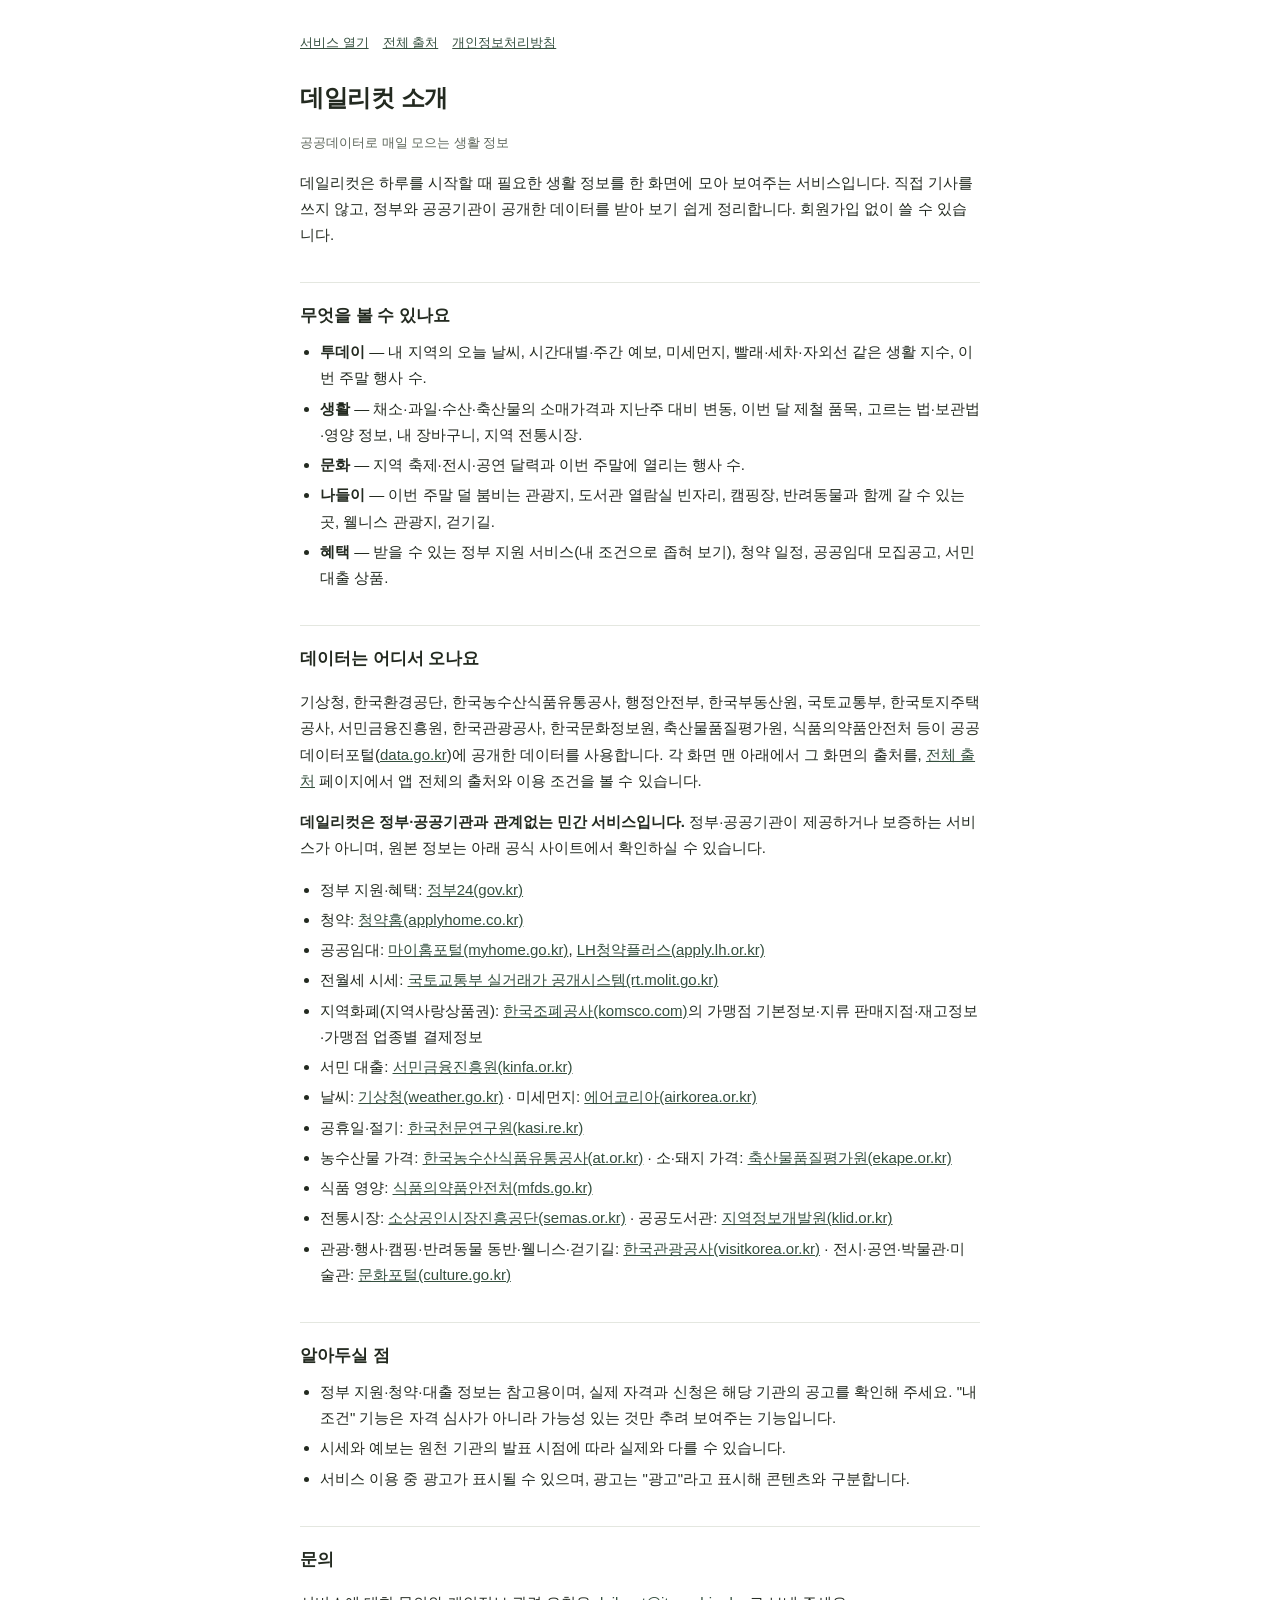
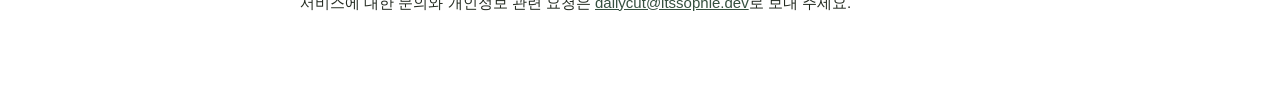
<file: app/web/about.html>
<!doctype html>
<html lang="ko">
<head>
<meta charset="utf-8">
<meta name="viewport" content="width=device-width,initial-scale=1">
<title>데일리컷 소개</title>
<meta name="description" content="데일리컷은 날씨·장보기 시세·지역 행사·정부 혜택을 공공데이터로 매일 모아 보여주는 생활 정보 서비스입니다.">
<link rel="stylesheet" href="legal.css">
</head>
<body>
<main>
<nav><a href="./">서비스 열기</a><a href="sources.html">전체 출처</a><a href="privacy.html">개인정보처리방침</a></nav>
<h1>데일리컷 소개</h1>
<p class="meta">공공데이터로 매일 모으는 생활 정보</p>

<p>데일리컷은 하루를 시작할 때 필요한 생활 정보를 한 화면에 모아 보여주는 서비스입니다. 직접 기사를 쓰지 않고, 정부와 공공기관이 공개한 데이터를 받아 보기 쉽게 정리합니다. 회원가입 없이 쓸 수 있습니다.</p>

<h2>무엇을 볼 수 있나요</h2>
<ul>
<li><b>투데이</b> — 내 지역의 오늘 날씨, 시간대별·주간 예보, 미세먼지, 빨래·세차·자외선 같은 생활 지수, 이번 주말 행사 수.</li>
<li><b>생활</b> — 채소·과일·수산·축산물의 소매가격과 지난주 대비 변동, 이번 달 제철 품목, 고르는 법·보관법·영양 정보, 내 장바구니, 지역 전통시장.</li>
<li><b>문화</b> — 지역 축제·전시·공연 달력과 이번 주말에 열리는 행사 수.</li>
<li><b>나들이</b> — 이번 주말 덜 붐비는 관광지, 도서관 열람실 빈자리, 캠핑장, 반려동물과 함께 갈 수 있는 곳, 웰니스 관광지, 걷기길.</li>
<li><b>혜택</b> — 받을 수 있는 정부 지원 서비스(내 조건으로 좁혀 보기), 청약 일정, 공공임대 모집공고, 서민 대출 상품.</li>
</ul>

<h2>데이터는 어디서 오나요</h2>
<p>기상청, 한국환경공단, 한국농수산식품유통공사, 행정안전부, 한국부동산원, 국토교통부, 한국토지주택공사, 서민금융진흥원, 한국관광공사, 한국문화정보원, 축산물품질평가원, 식품의약품안전처 등이 공공데이터포털(<a href="https://www.data.go.kr" rel="noopener">data.go.kr</a>)에 공개한 데이터를 사용합니다. 각 화면 맨 아래에서 그 화면의 출처를, <a href="sources.html">전체 출처</a> 페이지에서 앱 전체의 출처와 이용 조건을 볼 수 있습니다.</p>
<p><b>데일리컷은 정부·공공기관과 관계없는 민간 서비스입니다.</b> 정부·공공기관이 제공하거나 보증하는 서비스가 아니며, 원본 정보는 아래 공식 사이트에서 확인하실 수 있습니다.</p>
<ul>
<li>정부 지원·혜택: <a href="https://www.gov.kr" rel="noopener">정부24(gov.kr)</a></li>
<li>청약: <a href="https://www.applyhome.co.kr" rel="noopener">청약홈(applyhome.co.kr)</a></li>
<li>공공임대: <a href="https://www.myhome.go.kr" rel="noopener">마이홈포털(myhome.go.kr)</a>, <a href="https://apply.lh.or.kr" rel="noopener">LH청약플러스(apply.lh.or.kr)</a></li>
<li>전월세 시세: <a href="https://rt.molit.go.kr" rel="noopener">국토교통부 실거래가 공개시스템(rt.molit.go.kr)</a></li>
<li>지역화폐(지역사랑상품권): <a href="https://www.komsco.com" rel="noopener">한국조폐공사(komsco.com)</a>의 가맹점 기본정보·지류 판매지점·재고정보·가맹점 업종별 결제정보</li>
<li>서민 대출: <a href="https://www.kinfa.or.kr" rel="noopener">서민금융진흥원(kinfa.or.kr)</a></li>
<li>날씨: <a href="https://www.weather.go.kr" rel="noopener">기상청(weather.go.kr)</a> · 미세먼지: <a href="https://www.airkorea.or.kr" rel="noopener">에어코리아(airkorea.or.kr)</a></li>
<li>공휴일·절기: <a href="https://www.kasi.re.kr" rel="noopener">한국천문연구원(kasi.re.kr)</a></li>
<li>농수산물 가격: <a href="https://www.at.or.kr" rel="noopener">한국농수산식품유통공사(at.or.kr)</a> · 소·돼지 가격: <a href="https://www.ekape.or.kr" rel="noopener">축산물품질평가원(ekape.or.kr)</a></li>
<li>식품 영양: <a href="https://www.mfds.go.kr" rel="noopener">식품의약품안전처(mfds.go.kr)</a></li>
<li>전통시장: <a href="https://www.semas.or.kr" rel="noopener">소상공인시장진흥공단(semas.or.kr)</a> · 공공도서관: <a href="https://www.klid.or.kr" rel="noopener">지역정보개발원(klid.or.kr)</a></li>
<li>관광·행사·캠핑·반려동물 동반·웰니스·걷기길: <a href="https://korean.visitkorea.or.kr" rel="noopener">한국관광공사(visitkorea.or.kr)</a> · 전시·공연·박물관·미술관: <a href="https://www.culture.go.kr" rel="noopener">문화포털(culture.go.kr)</a></li>
</ul>

<h2>알아두실 점</h2>
<ul>
<li>정부 지원·청약·대출 정보는 참고용이며, 실제 자격과 신청은 해당 기관의 공고를 확인해 주세요. "내 조건" 기능은 자격 심사가 아니라 가능성 있는 것만 추려 보여주는 기능입니다.</li>
<li>시세와 예보는 원천 기관의 발표 시점에 따라 실제와 다를 수 있습니다.</li>
<li>서비스 이용 중 광고가 표시될 수 있으며, 광고는 "광고"라고 표시해 콘텐츠와 구분합니다.</li>
</ul>

<h2>문의</h2>
<p>서비스에 대한 문의와 개인정보 관련 요청은 <a href="mailto:dailycut@itssophie.dev">dailycut@itssophie.dev</a>로 보내 주세요.</p>
</main>
</body>
</html>
</file>
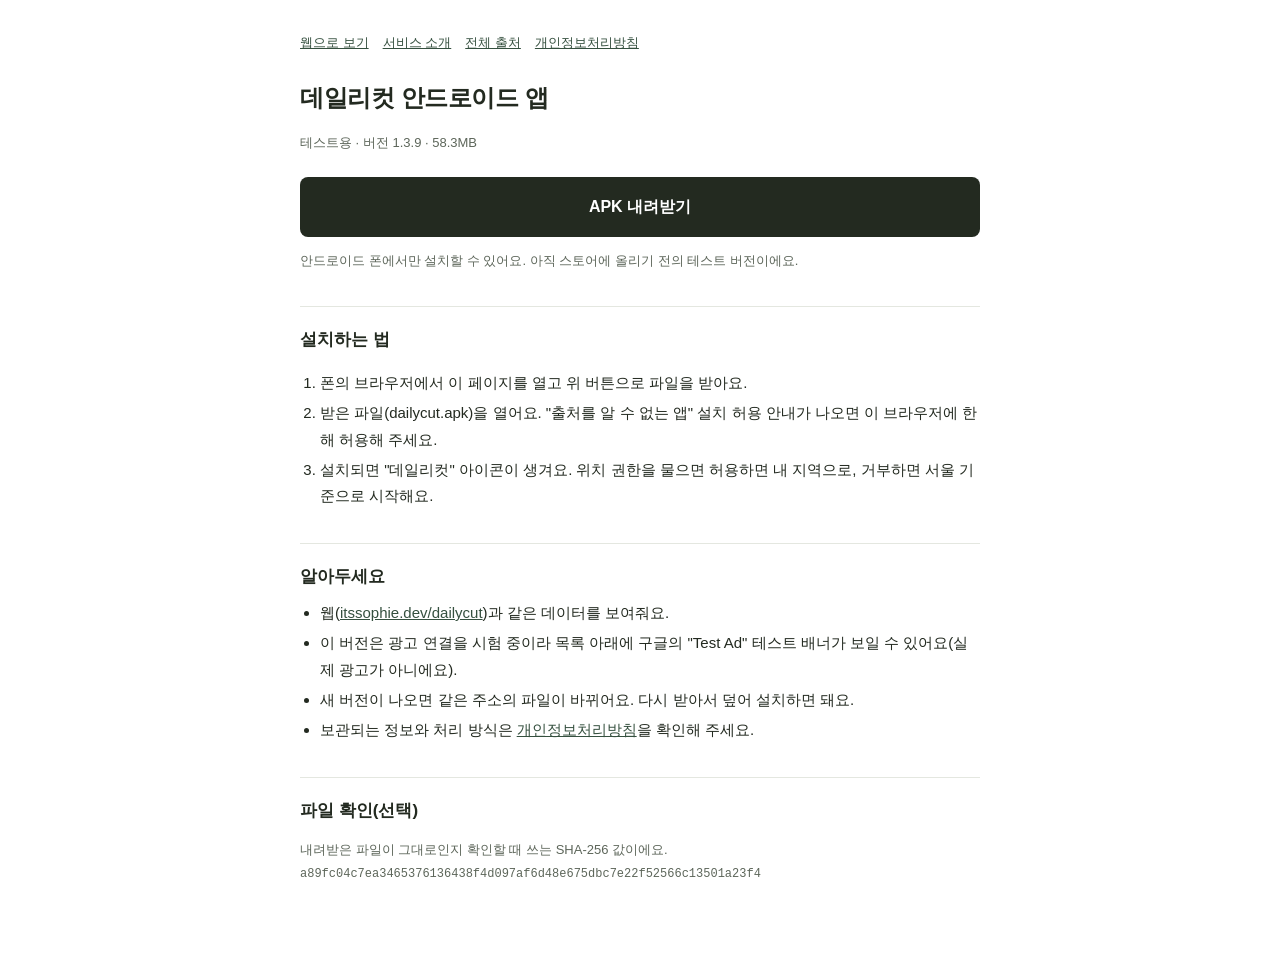
<file: app/web/download.html>
<!doctype html>
<html lang="ko">
<head>
<meta charset="utf-8">
<meta name="viewport" content="width=device-width,initial-scale=1">
<meta name="robots" content="noindex">
<title>데일리컷 안드로이드 앱 받기</title>
<link rel="stylesheet" href="legal.css">
<style>
.dl{display:block;margin:22px 0 8px;padding:16px 18px;text-align:center;background:var(--ink);color:var(--bg);border-radius:8px;font-weight:700;font-size:16px;text-decoration:none}
code{font-size:12px;word-break:break-all;color:var(--soft)}
ol{padding-left:20px}
</style>
</head>
<body>
<main>
<nav><a href="./">웹으로 보기</a><a href="about.html">서비스 소개</a><a href="sources.html">전체 출처</a><a href="privacy.html">개인정보처리방침</a></nav>
<h1>데일리컷 안드로이드 앱</h1>
<p class="meta">테스트용 · 버전 1.3.9 · 58.3MB</p>

<a class="dl" href="dailycut.apk" download>APK 내려받기</a>
<p class="note">안드로이드 폰에서만 설치할 수 있어요. 아직 스토어에 올리기 전의 테스트 버전이에요.</p>

<h2>설치하는 법</h2>
<ol>
<li>폰의 브라우저에서 이 페이지를 열고 위 버튼으로 파일을 받아요.</li>
<li>받은 파일(dailycut.apk)을 열어요. "출처를 알 수 없는 앱" 설치 허용 안내가 나오면 이 브라우저에 한해 허용해 주세요.</li>
<li>설치되면 "데일리컷" 아이콘이 생겨요. 위치 권한을 물으면 허용하면 내 지역으로, 거부하면 서울 기준으로 시작해요.</li>
</ol>

<h2>알아두세요</h2>
<ul>
<li>웹(<a href="./">itssophie.dev/dailycut</a>)과 같은 데이터를 보여줘요.</li>
<li>이 버전은 광고 연결을 시험 중이라 목록 아래에 구글의 "Test Ad" 테스트 배너가 보일 수 있어요(실제 광고가 아니에요).</li>
<li>새 버전이 나오면 같은 주소의 파일이 바뀌어요. 다시 받아서 덮어 설치하면 돼요.</li>
<li>보관되는 정보와 처리 방식은 <a href="privacy.html">개인정보처리방침</a>을 확인해 주세요.</li>
</ul>

<h2>파일 확인(선택)</h2>
<p class="note">내려받은 파일이 그대로인지 확인할 때 쓰는 SHA-256 값이에요.<br><code>a89fc04c7ea3465376136438f4d097af6d48e675dbc7e22f52566c13501a23f4</code></p>
</main>
</body>
</html>
</file>
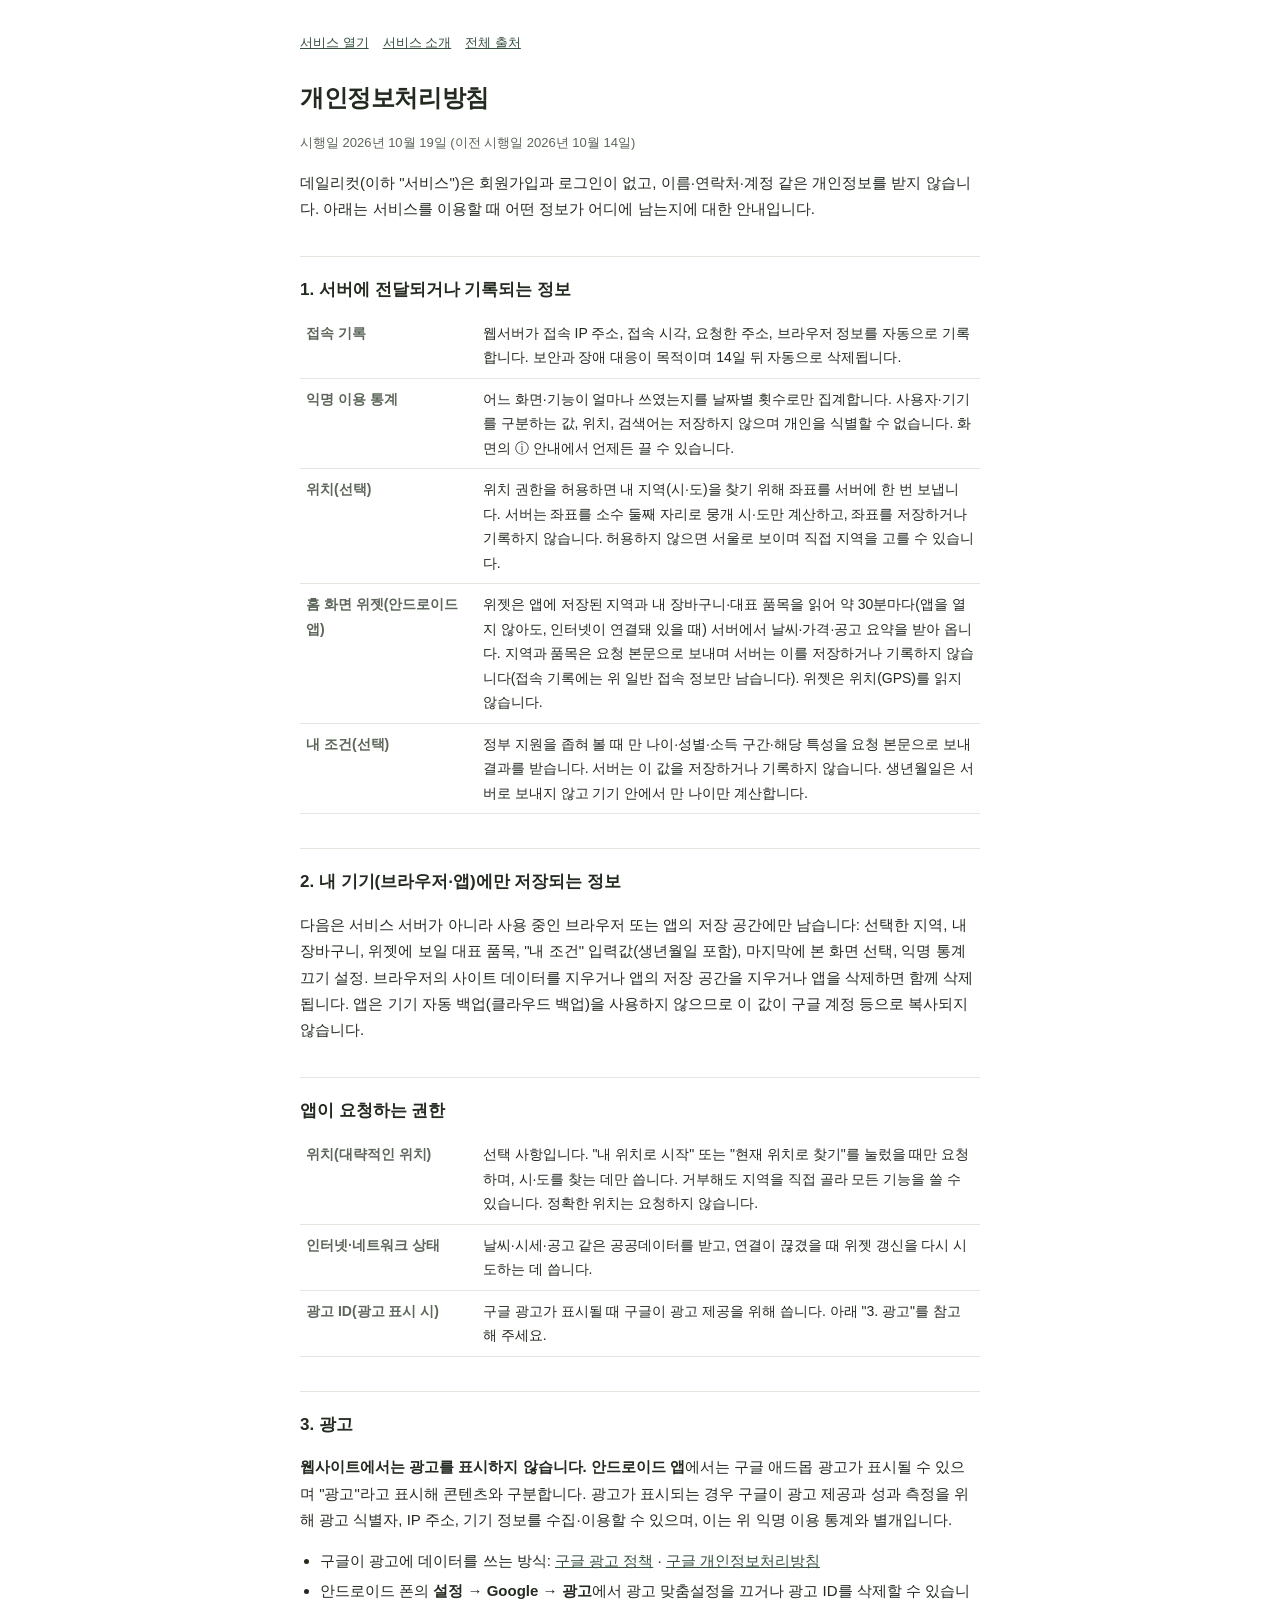
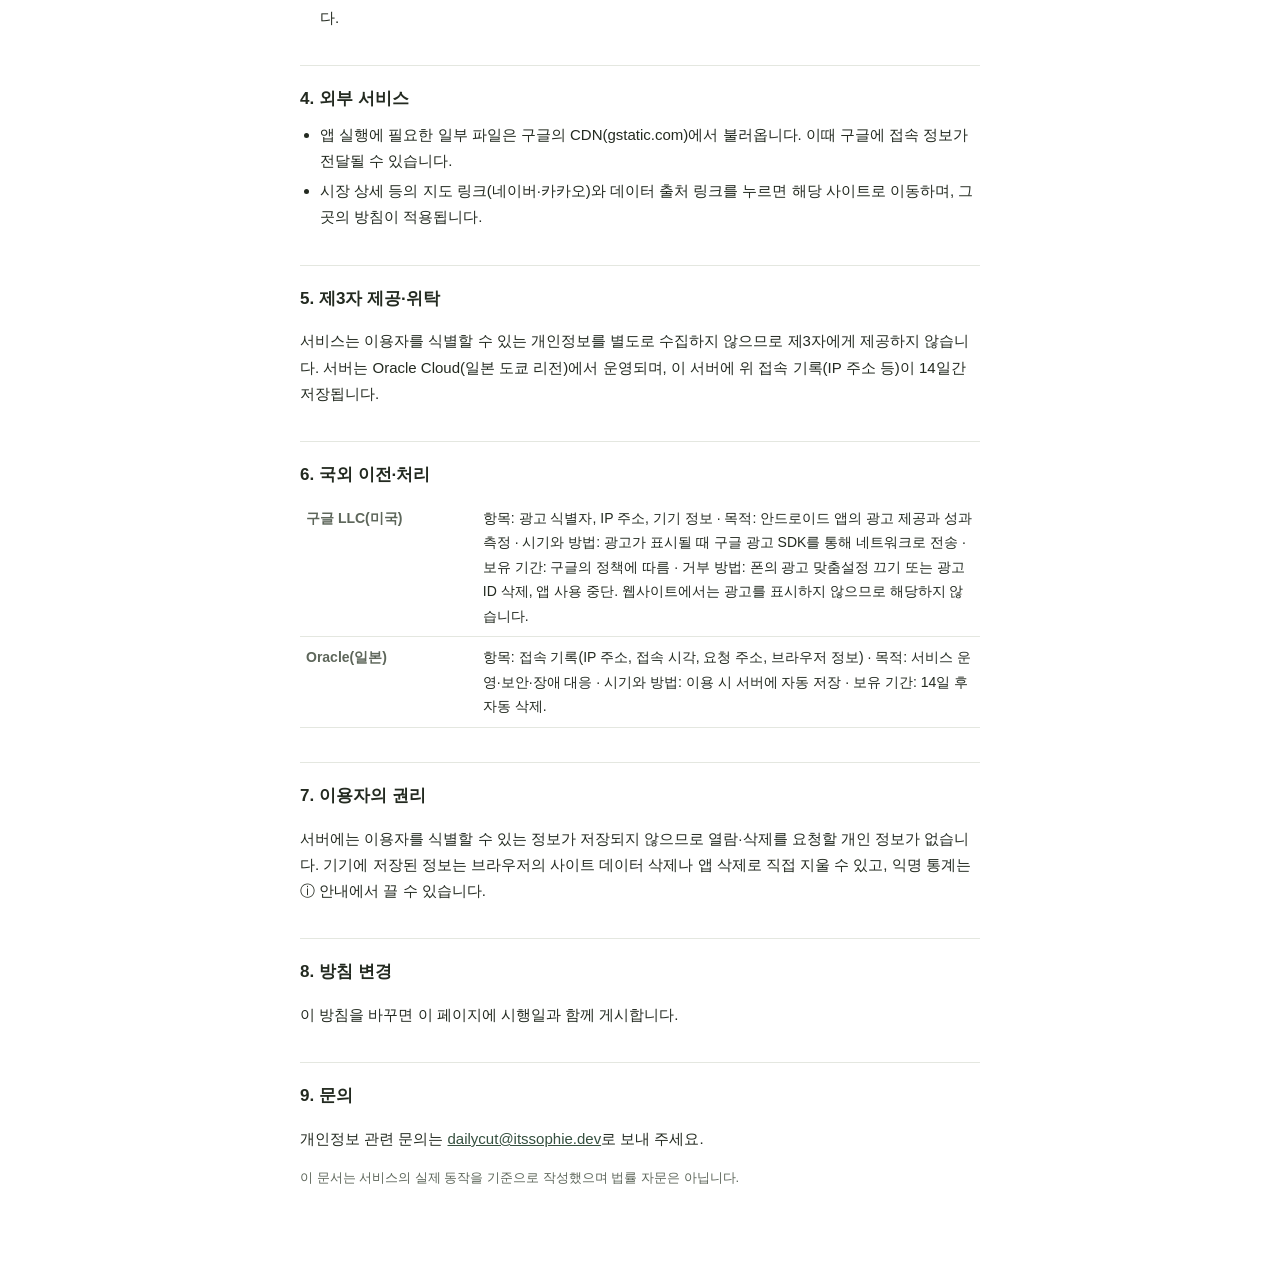
<file: app/web/privacy.html>
<!doctype html>
<html lang="ko">
<head>
<meta charset="utf-8">
<meta name="viewport" content="width=device-width,initial-scale=1">
<title>데일리컷 개인정보처리방침</title>
<meta name="description" content="데일리컷이 어떤 정보를 어떻게 다루는지 안내합니다.">
<link rel="stylesheet" href="legal.css">
</head>
<body>
<main>
<nav><a href="./">서비스 열기</a><a href="about.html">서비스 소개</a><a href="sources.html">전체 출처</a></nav>
<h1>개인정보처리방침</h1>
<p class="meta">시행일 2026년 10월 19일 (이전 시행일 2026년 10월 14일)</p>

<p>데일리컷(이하 "서비스")은 회원가입과 로그인이 없고, 이름·연락처·계정 같은 개인정보를 받지 않습니다. 아래는 서비스를 이용할 때 어떤 정보가 어디에 남는지에 대한 안내입니다.</p>

<h2>1. 서버에 전달되거나 기록되는 정보</h2>
<table>
<tr><th>접속 기록</th><td>웹서버가 접속 IP 주소, 접속 시각, 요청한 주소, 브라우저 정보를 자동으로 기록합니다. 보안과 장애 대응이 목적이며 14일 뒤 자동으로 삭제됩니다.</td></tr>
<tr><th>익명 이용 통계</th><td>어느 화면·기능이 얼마나 쓰였는지를 날짜별 횟수로만 집계합니다. 사용자·기기를 구분하는 값, 위치, 검색어는 저장하지 않으며 개인을 식별할 수 없습니다. 화면의 ⓘ 안내에서 언제든 끌 수 있습니다.</td></tr>
<tr><th>위치(선택)</th><td>위치 권한을 허용하면 내 지역(시·도)을 찾기 위해 좌표를 서버에 한 번 보냅니다. 서버는 좌표를 소수 둘째 자리로 뭉개 시·도만 계산하고, 좌표를 저장하거나 기록하지 않습니다. 허용하지 않으면 서울로 보이며 직접 지역을 고를 수 있습니다.</td></tr>
<tr><th>홈 화면 위젯(안드로이드 앱)</th><td>위젯은 앱에 저장된 지역과 내 장바구니·대표 품목을 읽어 약 30분마다(앱을 열지 않아도, 인터넷이 연결돼 있을 때) 서버에서 날씨·가격·공고 요약을 받아 옵니다. 지역과 품목은 요청 본문으로 보내며 서버는 이를 저장하거나 기록하지 않습니다(접속 기록에는 위 일반 접속 정보만 남습니다). 위젯은 위치(GPS)를 읽지 않습니다.</td></tr>
<tr><th>내 조건(선택)</th><td>정부 지원을 좁혀 볼 때 만 나이·성별·소득 구간·해당 특성을 요청 본문으로 보내 결과를 받습니다. 서버는 이 값을 저장하거나 기록하지 않습니다. 생년월일은 서버로 보내지 않고 기기 안에서 만 나이만 계산합니다.</td></tr>
</table>

<h2>2. 내 기기(브라우저·앱)에만 저장되는 정보</h2>
<p>다음은 서비스 서버가 아니라 사용 중인 브라우저 또는 앱의 저장 공간에만 남습니다: 선택한 지역, 내 장바구니, 위젯에 보일 대표 품목, "내 조건" 입력값(생년월일 포함), 마지막에 본 화면 선택, 익명 통계 끄기 설정. 브라우저의 사이트 데이터를 지우거나 앱의 저장 공간을 지우거나 앱을 삭제하면 함께 삭제됩니다. 앱은 기기 자동 백업(클라우드 백업)을 사용하지 않으므로 이 값이 구글 계정 등으로 복사되지 않습니다.</p>

<h2>앱이 요청하는 권한</h2>
<table>
<tr><th>위치(대략적인 위치)</th><td>선택 사항입니다. "내 위치로 시작" 또는 "현재 위치로 찾기"를 눌렀을 때만 요청하며, 시·도를 찾는 데만 씁니다. 거부해도 지역을 직접 골라 모든 기능을 쓸 수 있습니다. 정확한 위치는 요청하지 않습니다.</td></tr>
<tr><th>인터넷·네트워크 상태</th><td>날씨·시세·공고 같은 공공데이터를 받고, 연결이 끊겼을 때 위젯 갱신을 다시 시도하는 데 씁니다.</td></tr>
<tr><th>광고 ID(광고 표시 시)</th><td>구글 광고가 표시될 때 구글이 광고 제공을 위해 씁니다. 아래 "3. 광고"를 참고해 주세요.</td></tr>
</table>

<h2>3. 광고</h2>
<p><b>웹사이트에서는 광고를 표시하지 않습니다.</b> <b>안드로이드 앱</b>에서는 구글 애드몹 광고가 표시될 수 있으며 "광고"라고 표시해 콘텐츠와 구분합니다. 광고가 표시되는 경우 구글이 광고 제공과 성과 측정을 위해 광고 식별자, IP 주소, 기기 정보를 수집·이용할 수 있으며, 이는 위 익명 이용 통계와 별개입니다.</p>
<ul>
<li>구글이 광고에 데이터를 쓰는 방식: <a href="https://policies.google.com/technologies/ads?hl=ko" rel="noopener">구글 광고 정책</a> · <a href="https://policies.google.com/privacy?hl=ko" rel="noopener">구글 개인정보처리방침</a></li>
<li>안드로이드 폰의 <b>설정 → Google → 광고</b>에서 광고 맞춤설정을 끄거나 광고 ID를 삭제할 수 있습니다.</li>
</ul>

<h2>4. 외부 서비스</h2>
<ul>
<li>앱 실행에 필요한 일부 파일은 구글의 CDN(gstatic.com)에서 불러옵니다. 이때 구글에 접속 정보가 전달될 수 있습니다.</li>
<li>시장 상세 등의 지도 링크(네이버·카카오)와 데이터 출처 링크를 누르면 해당 사이트로 이동하며, 그곳의 방침이 적용됩니다.</li>
</ul>

<h2>5. 제3자 제공·위탁</h2>
<p>서비스는 이용자를 식별할 수 있는 개인정보를 별도로 수집하지 않으므로 제3자에게 제공하지 않습니다. 서버는 Oracle Cloud(일본 도쿄 리전)에서 운영되며, 이 서버에 위 접속 기록(IP 주소 등)이 14일간 저장됩니다.</p>

<h2>6. 국외 이전·처리</h2>
<table>
<tr><th>구글 LLC(미국)</th><td>항목: 광고 식별자, IP 주소, 기기 정보 · 목적: 안드로이드 앱의 광고 제공과 성과 측정 · 시기와 방법: 광고가 표시될 때 구글 광고 SDK를 통해 네트워크로 전송 · 보유 기간: 구글의 정책에 따름 · 거부 방법: 폰의 광고 맞춤설정 끄기 또는 광고 ID 삭제, 앱 사용 중단. 웹사이트에서는 광고를 표시하지 않으므로 해당하지 않습니다.</td></tr>
<tr><th>Oracle(일본)</th><td>항목: 접속 기록(IP 주소, 접속 시각, 요청 주소, 브라우저 정보) · 목적: 서비스 운영·보안·장애 대응 · 시기와 방법: 이용 시 서버에 자동 저장 · 보유 기간: 14일 후 자동 삭제.</td></tr>
</table>

<h2>7. 이용자의 권리</h2>
<p>서버에는 이용자를 식별할 수 있는 정보가 저장되지 않으므로 열람·삭제를 요청할 개인 정보가 없습니다. 기기에 저장된 정보는 브라우저의 사이트 데이터 삭제나 앱 삭제로 직접 지울 수 있고, 익명 통계는 ⓘ 안내에서 끌 수 있습니다.</p>

<h2>8. 방침 변경</h2>
<p>이 방침을 바꾸면 이 페이지에 시행일과 함께 게시합니다.</p>

<h2>9. 문의</h2>
<p>개인정보 관련 문의는 <a href="mailto:dailycut@itssophie.dev">dailycut@itssophie.dev</a>로 보내 주세요.</p>
<p class="note">이 문서는 서비스의 실제 동작을 기준으로 작성했으며 법률 자문은 아닙니다.</p>
</main>
</body>
</html>
</file>
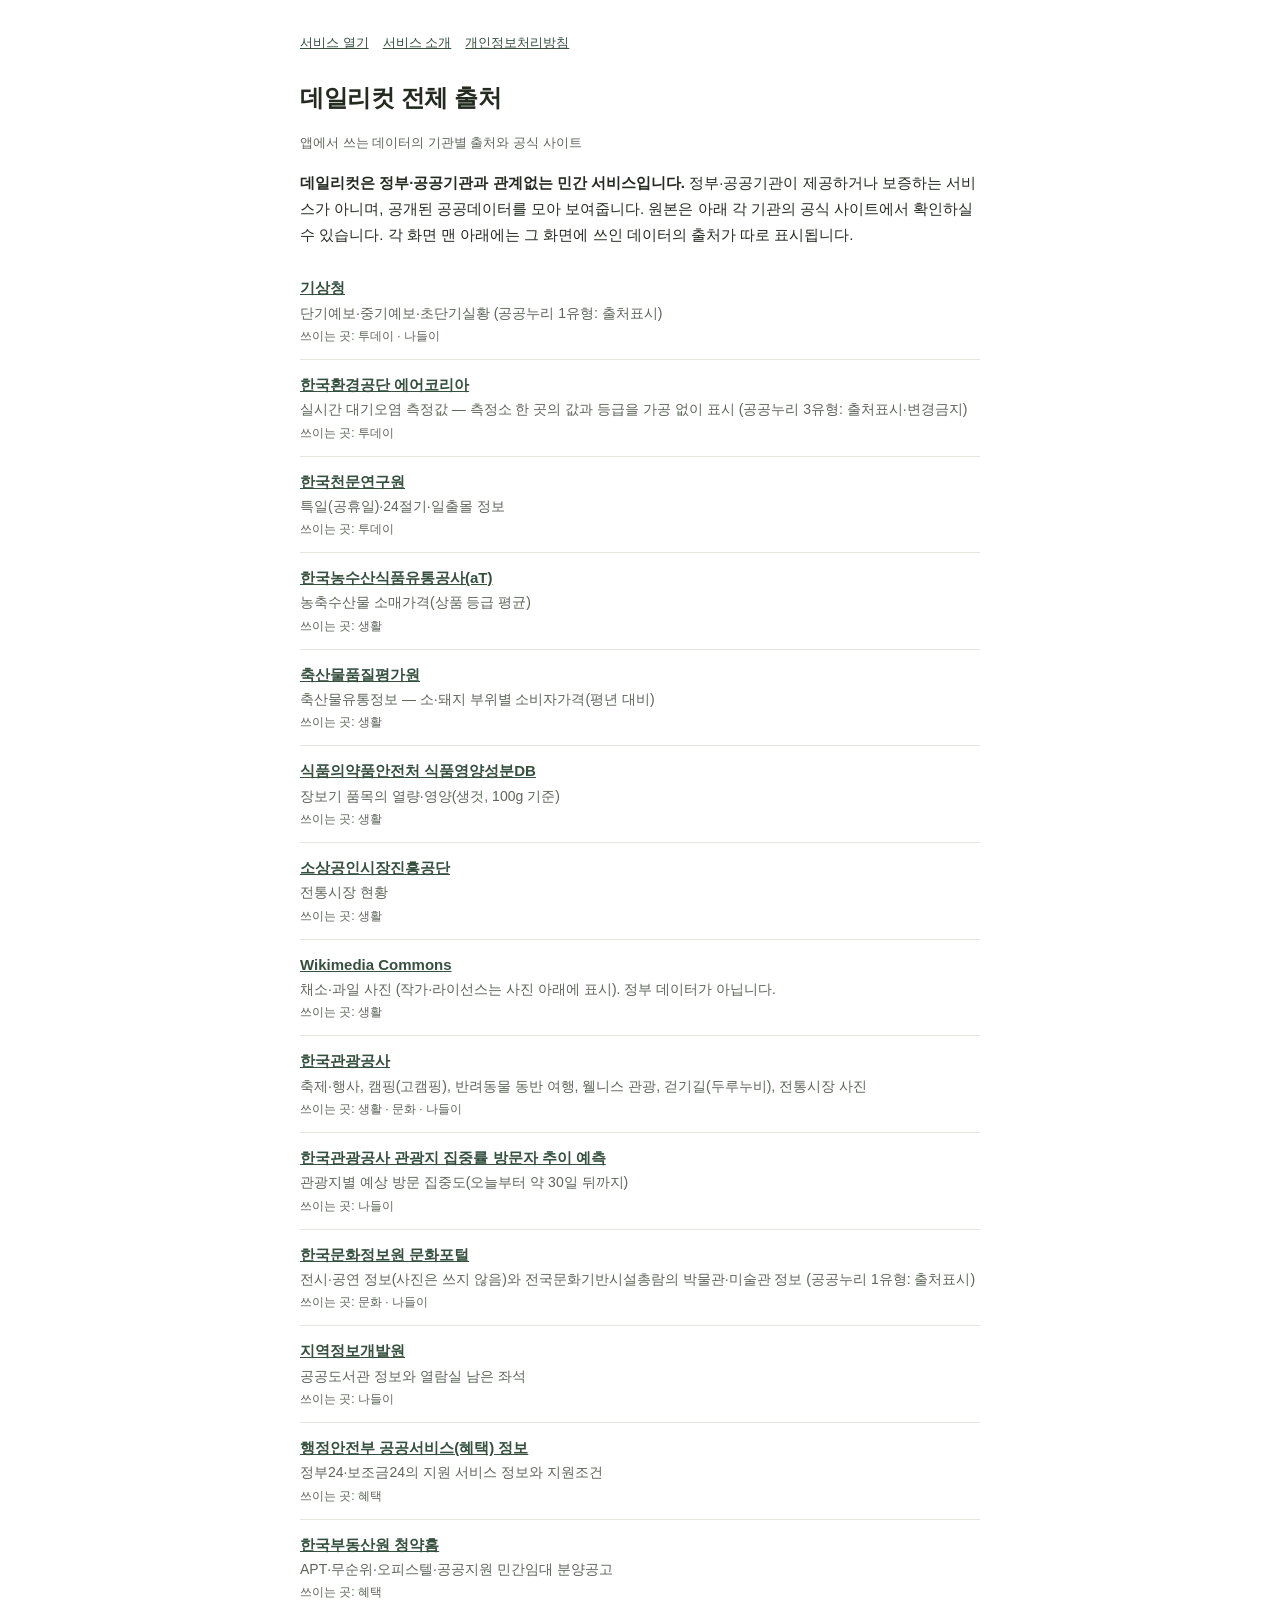
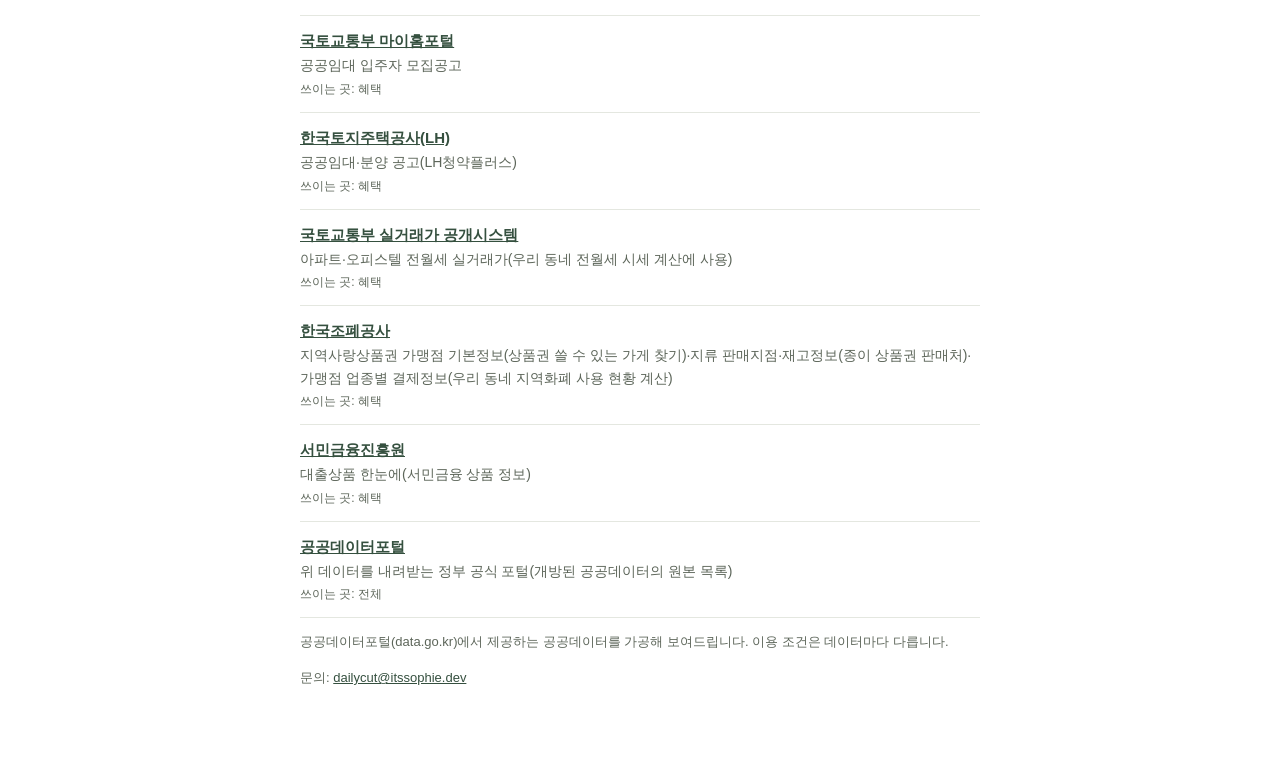
<file: app/web/sources.html>
<!doctype html>
<html lang="ko">
<head>
<meta charset="utf-8">
<meta name="viewport" content="width=device-width,initial-scale=1">
<title>데일리컷 전체 출처</title>
<meta name="description" content="데일리컷이 사용하는 공공데이터의 기관별 출처와 공식 사이트 목록입니다.">
<link rel="stylesheet" href="legal.css">
<style>
ul.src{list-style:none;padding:0;margin:8px 0}
ul.src li{margin:0;padding:12px 0;border-bottom:1px solid var(--hair)}
ul.src a{font-weight:600}
ul.src .desc{display:block;color:var(--soft);font-size:14px;line-height:1.6}
ul.src .where{display:block;color:var(--soft);font-size:12px;margin-top:2px}
</style>
</head>
<body>
<main>
<nav><a href="./">서비스 열기</a><a href="about.html">서비스 소개</a><a href="privacy.html">개인정보처리방침</a></nav>
<h1>데일리컷 전체 출처</h1>
<p class="meta">앱에서 쓰는 데이터의 기관별 출처와 공식 사이트</p>

<p><b>데일리컷은 정부·공공기관과 관계없는 민간 서비스입니다.</b> 정부·공공기관이 제공하거나 보증하는 서비스가 아니며, 공개된 공공데이터를 모아 보여줍니다. 원본은 아래 각 기관의 공식 사이트에서 확인하실 수 있습니다. 각 화면 맨 아래에는 그 화면에 쓰인 데이터의 출처가 따로 표시됩니다.</p>

<ul class="src">
<li><a href="https://www.weather.go.kr" rel="noopener">기상청</a><span class="desc">단기예보·중기예보·초단기실황 (공공누리 1유형: 출처표시)</span><span class="where">쓰이는 곳: 투데이 · 나들이</span></li>
<li><a href="https://www.airkorea.or.kr" rel="noopener">한국환경공단 에어코리아</a><span class="desc">실시간 대기오염 측정값 — 측정소 한 곳의 값과 등급을 가공 없이 표시 (공공누리 3유형: 출처표시·변경금지)</span><span class="where">쓰이는 곳: 투데이</span></li>
<li><a href="https://www.kasi.re.kr" rel="noopener">한국천문연구원</a><span class="desc">특일(공휴일)·24절기·일출몰 정보</span><span class="where">쓰이는 곳: 투데이</span></li>
<li><a href="https://www.at.or.kr" rel="noopener">한국농수산식품유통공사(aT)</a><span class="desc">농축수산물 소매가격(상품 등급 평균)</span><span class="where">쓰이는 곳: 생활</span></li>
<li><a href="https://www.ekape.or.kr" rel="noopener">축산물품질평가원</a><span class="desc">축산물유통정보 — 소·돼지 부위별 소비자가격(평년 대비)</span><span class="where">쓰이는 곳: 생활</span></li>
<li><a href="https://www.mfds.go.kr" rel="noopener">식품의약품안전처 식품영양성분DB</a><span class="desc">장보기 품목의 열량·영양(생것, 100g 기준)</span><span class="where">쓰이는 곳: 생활</span></li>
<li><a href="https://www.semas.or.kr" rel="noopener">소상공인시장진흥공단</a><span class="desc">전통시장 현황</span><span class="where">쓰이는 곳: 생활</span></li>
<li><a href="https://commons.wikimedia.org" rel="noopener">Wikimedia Commons</a><span class="desc">채소·과일 사진 (작가·라이선스는 사진 아래에 표시). 정부 데이터가 아닙니다.</span><span class="where">쓰이는 곳: 생활</span></li>
<li><a href="https://korean.visitkorea.or.kr" rel="noopener">한국관광공사</a><span class="desc">축제·행사, 캠핑(고캠핑), 반려동물 동반 여행, 웰니스 관광, 걷기길(두루누비), 전통시장 사진</span><span class="where">쓰이는 곳: 생활 · 문화 · 나들이</span></li>
<li><a href="https://knto.or.kr" rel="noopener">한국관광공사 관광지 집중률 방문자 추이 예측</a><span class="desc">관광지별 예상 방문 집중도(오늘부터 약 30일 뒤까지)</span><span class="where">쓰이는 곳: 나들이</span></li>
<li><a href="https://www.culture.go.kr" rel="noopener">한국문화정보원 문화포털</a><span class="desc">전시·공연 정보(사진은 쓰지 않음)와 전국문화기반시설총람의 박물관·미술관 정보 (공공누리 1유형: 출처표시)</span><span class="where">쓰이는 곳: 문화 · 나들이</span></li>
<li><a href="https://www.klid.or.kr" rel="noopener">지역정보개발원</a><span class="desc">공공도서관 정보와 열람실 남은 좌석</span><span class="where">쓰이는 곳: 나들이</span></li>
<li><a href="https://www.gov.kr" rel="noopener">행정안전부 공공서비스(혜택) 정보</a><span class="desc">정부24·보조금24의 지원 서비스 정보와 지원조건</span><span class="where">쓰이는 곳: 혜택</span></li>
<li><a href="https://www.applyhome.co.kr" rel="noopener">한국부동산원 청약홈</a><span class="desc">APT·무순위·오피스텔·공공지원 민간임대 분양공고</span><span class="where">쓰이는 곳: 혜택</span></li>
<li><a href="https://www.myhome.go.kr" rel="noopener">국토교통부 마이홈포털</a><span class="desc">공공임대 입주자 모집공고</span><span class="where">쓰이는 곳: 혜택</span></li>
<li><a href="https://apply.lh.or.kr" rel="noopener">한국토지주택공사(LH)</a><span class="desc">공공임대·분양 공고(LH청약플러스)</span><span class="where">쓰이는 곳: 혜택</span></li>
<li><a href="https://rt.molit.go.kr" rel="noopener">국토교통부 실거래가 공개시스템</a><span class="desc">아파트·오피스텔 전월세 실거래가(우리 동네 전월세 시세 계산에 사용)</span><span class="where">쓰이는 곳: 혜택</span></li>
<li><a href="https://www.komsco.com" rel="noopener">한국조폐공사</a><span class="desc">지역사랑상품권 가맹점 기본정보(상품권 쓸 수 있는 가게 찾기)·지류 판매지점·재고정보(종이 상품권 판매처)·가맹점 업종별 결제정보(우리 동네 지역화폐 사용 현황 계산)</span><span class="where">쓰이는 곳: 혜택</span></li>
<li><a href="https://www.kinfa.or.kr" rel="noopener">서민금융진흥원</a><span class="desc">대출상품 한눈에(서민금융 상품 정보)</span><span class="where">쓰이는 곳: 혜택</span></li>
<li><a href="https://www.data.go.kr" rel="noopener">공공데이터포털</a><span class="desc">위 데이터를 내려받는 정부 공식 포털(개방된 공공데이터의 원본 목록)</span><span class="where">쓰이는 곳: 전체</span></li>
</ul>

<p class="note">공공데이터포털(data.go.kr)에서 제공하는 공공데이터를 가공해 보여드립니다. 이용 조건은 데이터마다 다릅니다.</p>
<p class="note">문의: <a href="mailto:dailycut@itssophie.dev">dailycut@itssophie.dev</a></p>
</main>
</body>
</html>
</file>
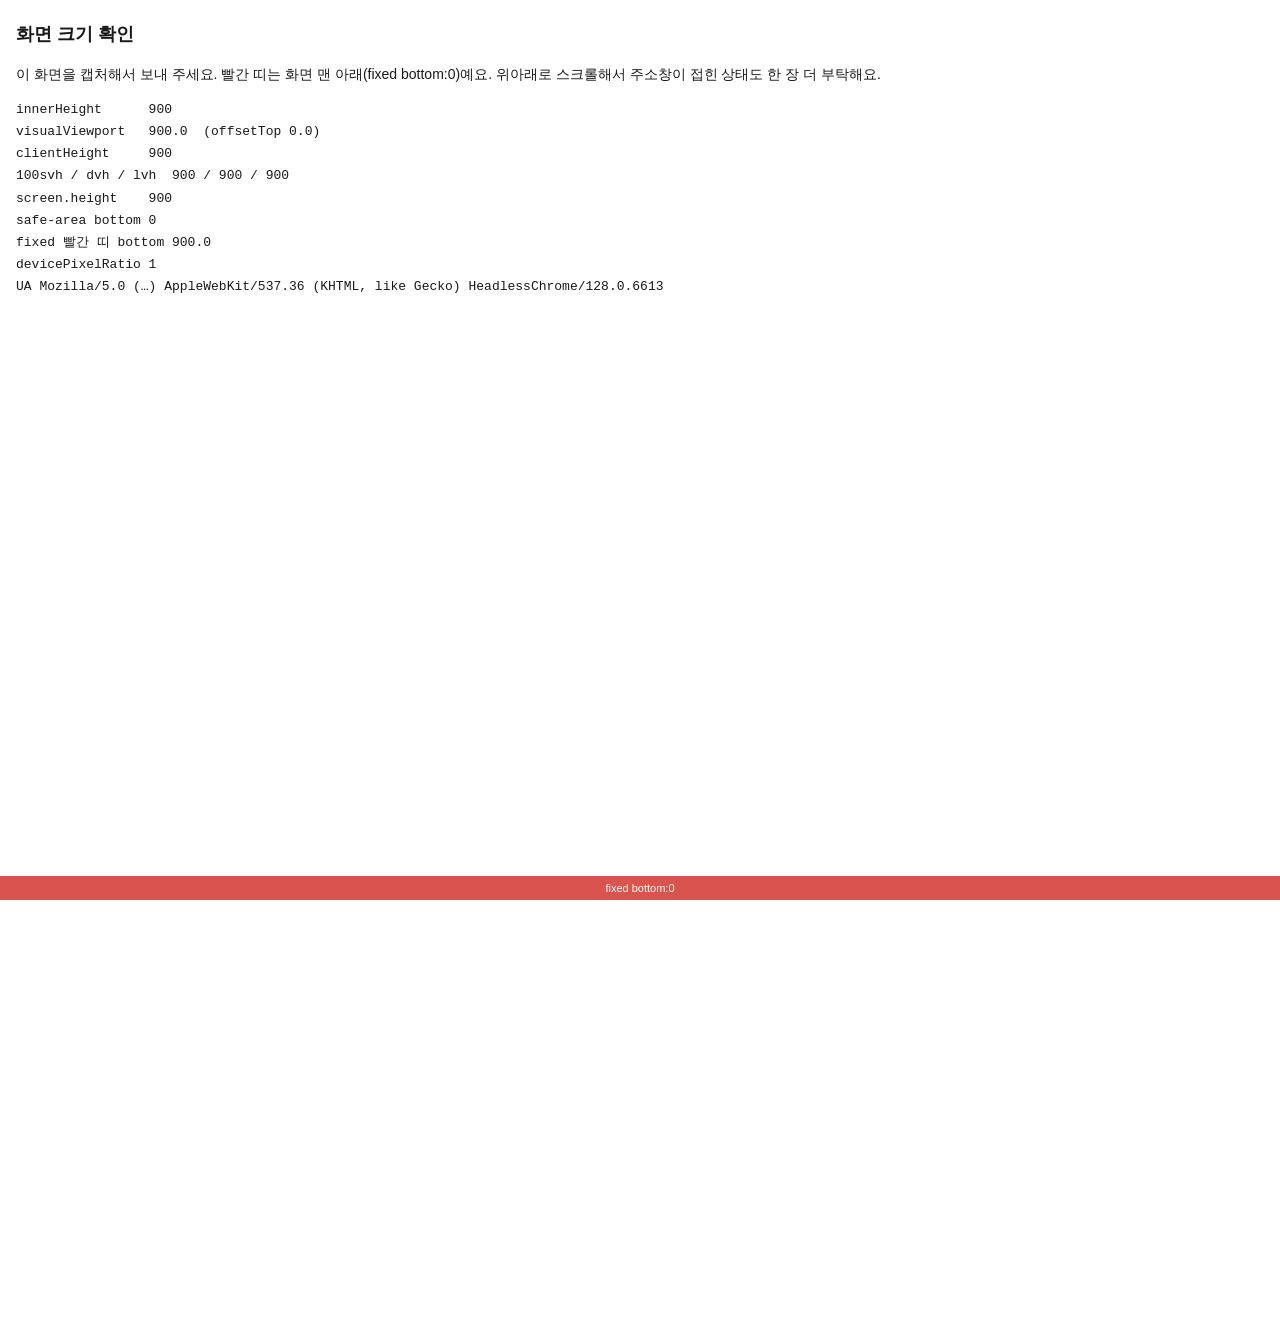
<file: app/web/viewport-test.html>
<!doctype html>
<html lang="ko"><head><meta charset="utf-8">
<meta name="viewport" content="width=device-width, initial-scale=1.0, minimum-scale=1.0, maximum-scale=1.0, user-scalable=no">
<meta name="robots" content="noindex"><title>화면 크기 확인</title>
<style>
body{margin:0;padding:20px 16px 120px;font:14px/1.6 -apple-system,"Apple SD Gothic Neo",sans-serif;color:#191919;background:#fff}
h1{font-size:18px;margin:0 0 8px} pre{font:13px/1.7 ui-monospace,Menlo,monospace;white-space:pre-wrap;margin:0}
.fix{position:fixed;left:0;right:0;bottom:0;height:24px;background:#d9534f;color:#fff;font-size:11px;text-align:center;line-height:24px}
.p{height:0;width:0;position:fixed;visibility:hidden;left:0;top:0}
</style></head><body>
<h1>화면 크기 확인</h1>
<p>이 화면을 캡처해서 보내 주세요. 빨간 띠는 화면 맨 아래(fixed bottom:0)예요. 위아래로 스크롤해서 주소창이 접힌 상태도 한 장 더 부탁해요.</p>
<pre id="o">측정 중…</pre>
<div class="p" id="svh" style="height:100svh"></div><div class="p" id="lvh" style="height:100lvh"></div><div class="p" id="dvh" style="height:100dvh"></div>
<div class="fix" id="fx">fixed bottom:0</div>
<div style="height:900px"></div>
<script>
function v(){
  var vv=window.visualViewport, fx=document.getElementById('fx').getBoundingClientRect();
  var s=document.createElement('div');s.style.cssText='position:fixed;bottom:0;height:env(safe-area-inset-bottom);visibility:hidden';document.body.appendChild(s);var inset=s.offsetHeight;s.remove();
  var svh=document.getElementById('svh').offsetHeight, lvh=document.getElementById('lvh').offsetHeight, dvh=document.getElementById('dvh').offsetHeight;
  document.getElementById('o').textContent=[
    'innerHeight      '+innerHeight,
    'visualViewport   '+(vv?vv.height.toFixed(1):'-')+'  (offsetTop '+(vv?vv.offsetTop.toFixed(1):'-')+')',
    'clientHeight     '+document.documentElement.clientHeight,
    '100svh / dvh / lvh  '+svh+' / '+dvh+' / '+lvh,
    'screen.height    '+screen.height,
    'safe-area bottom '+inset,
    'fixed 빨간 띠 bottom '+fx.bottom.toFixed(1),
    'devicePixelRatio '+devicePixelRatio,
    'UA '+navigator.userAgent.replace(/\(.*?\)/,'(…)').slice(0,80),
  ].join('\n');
}
v();addEventListener('resize',v);addEventListener('scroll',v);if(window.visualViewport){visualViewport.addEventListener('resize',v);visualViewport.addEventListener('scroll',v);}setInterval(v,1000);
</script></body></html>
</file>
<file: app/web/legal.css>
:root{--ink:#232a20;--soft:#5d665a;--bg:#fff;--hair:#e4e7e0;--accent:#35503f}
@media (prefers-color-scheme:dark){:root{--ink:#e9ece6;--soft:#a3ab9f;--bg:#161a15;--hair:#2d332b;--accent:#9cc3a8}}
html,body{margin:0;background:var(--bg);color:var(--ink)}
body{font-family:"Apple SD Gothic Neo","Malgun Gothic","Noto Sans KR",sans-serif;line-height:1.75;font-size:15px}
main{max-width:680px;margin:0 auto;padding:32px 20px 64px}
h1{font-size:24px;margin:0 0 6px;letter-spacing:-.4px}
h2{font-size:17px;margin:34px 0 8px;padding-top:18px;border-top:1px solid var(--hair)}
p,li{color:var(--ink)}
.meta,.note{color:var(--soft);font-size:13px}
ul{padding-left:20px;margin:6px 0}
li{margin:4px 0}
a{color:var(--accent)}
nav{margin-bottom:22px;font-size:13px}
nav a{margin-right:14px}
table{border-collapse:collapse;width:100%;font-size:14px;margin:8px 0}
th,td{border-bottom:1px solid var(--hair);padding:8px 6px;text-align:left;vertical-align:top}
th{color:var(--soft);font-weight:600;width:26%}
</file>
